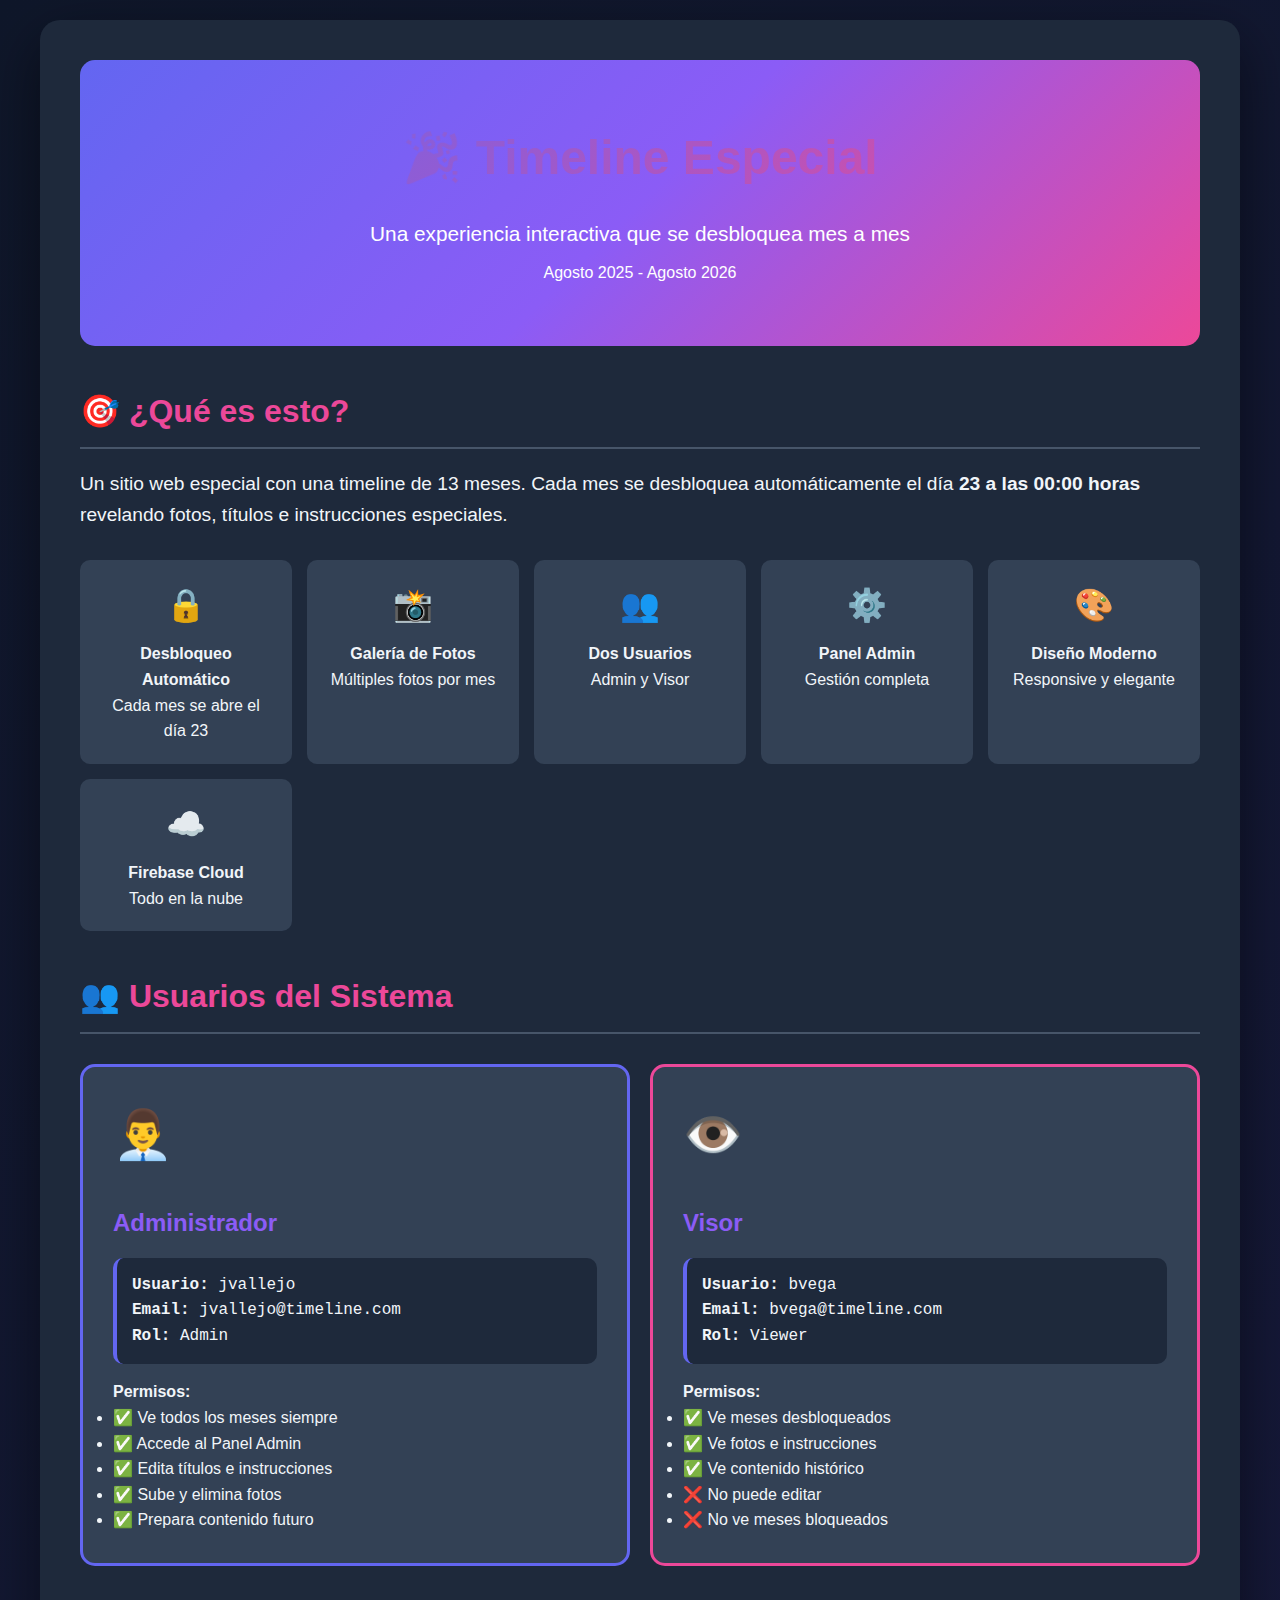
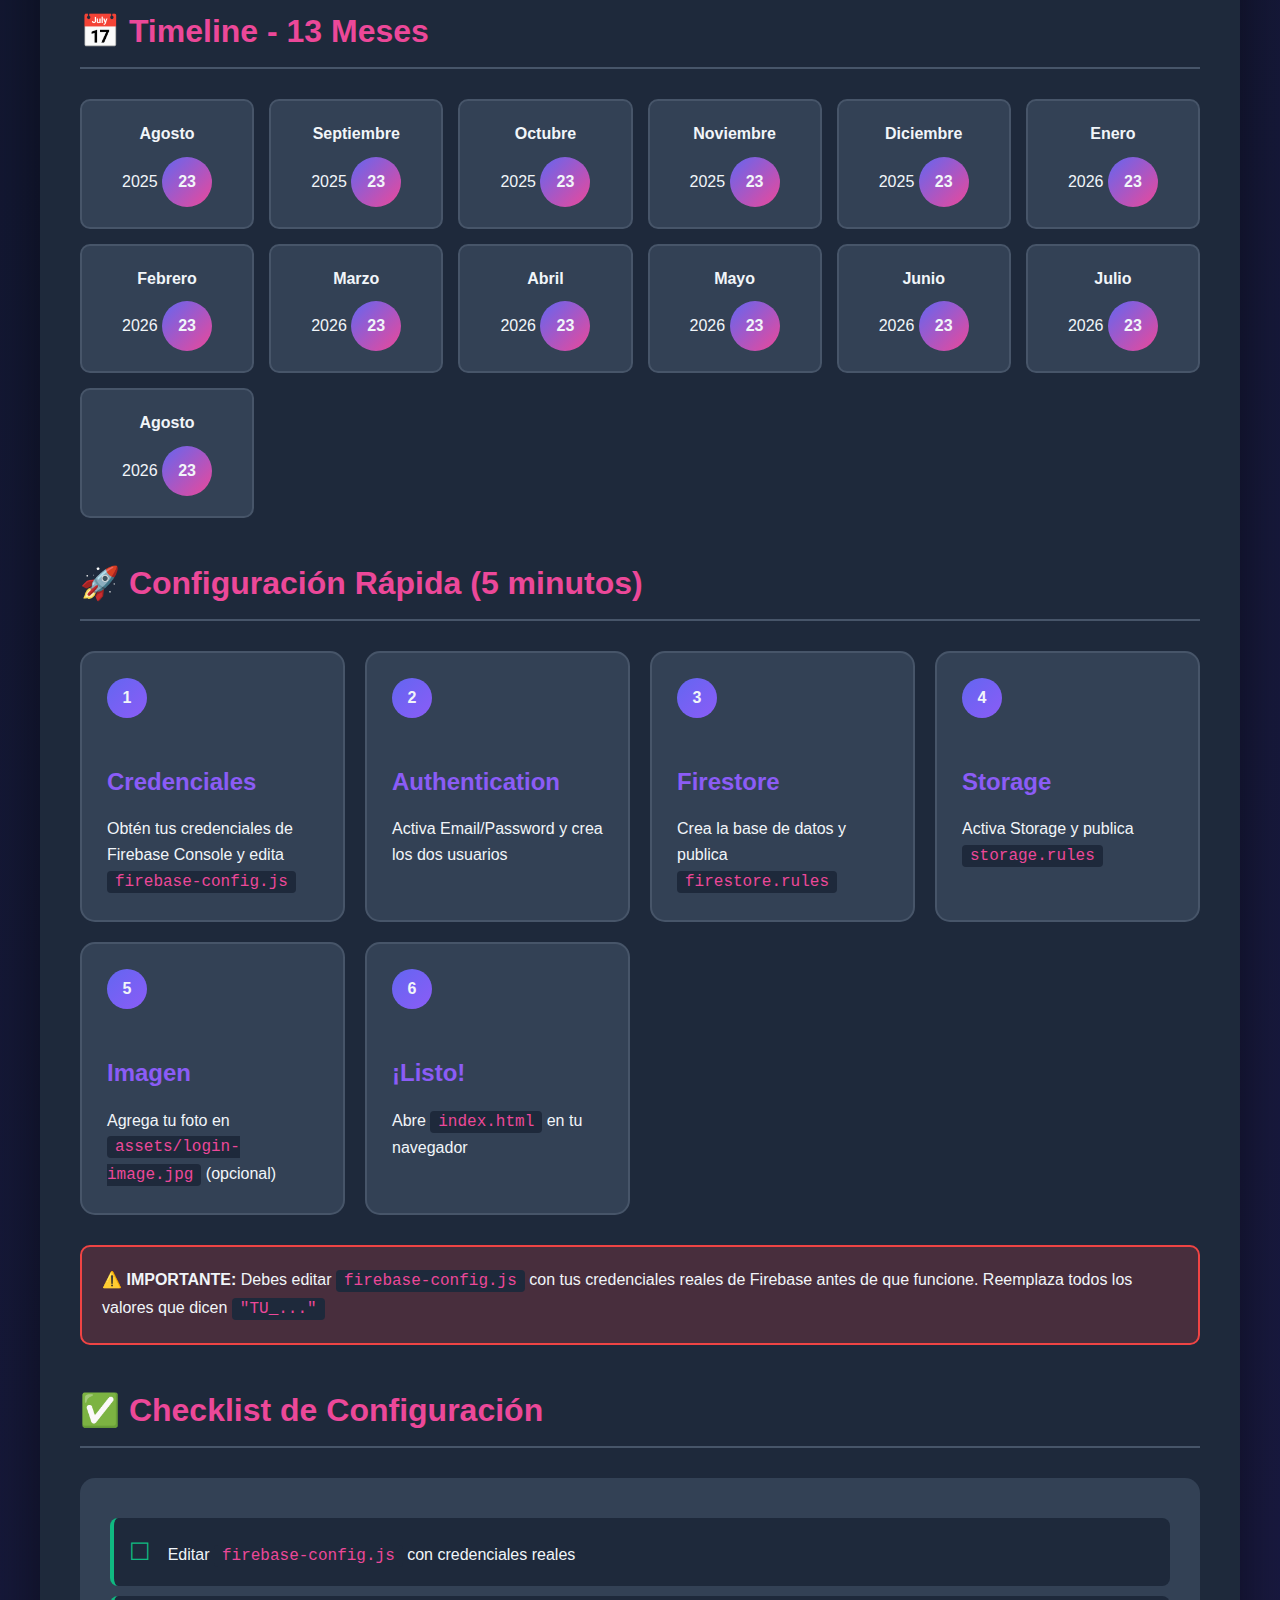
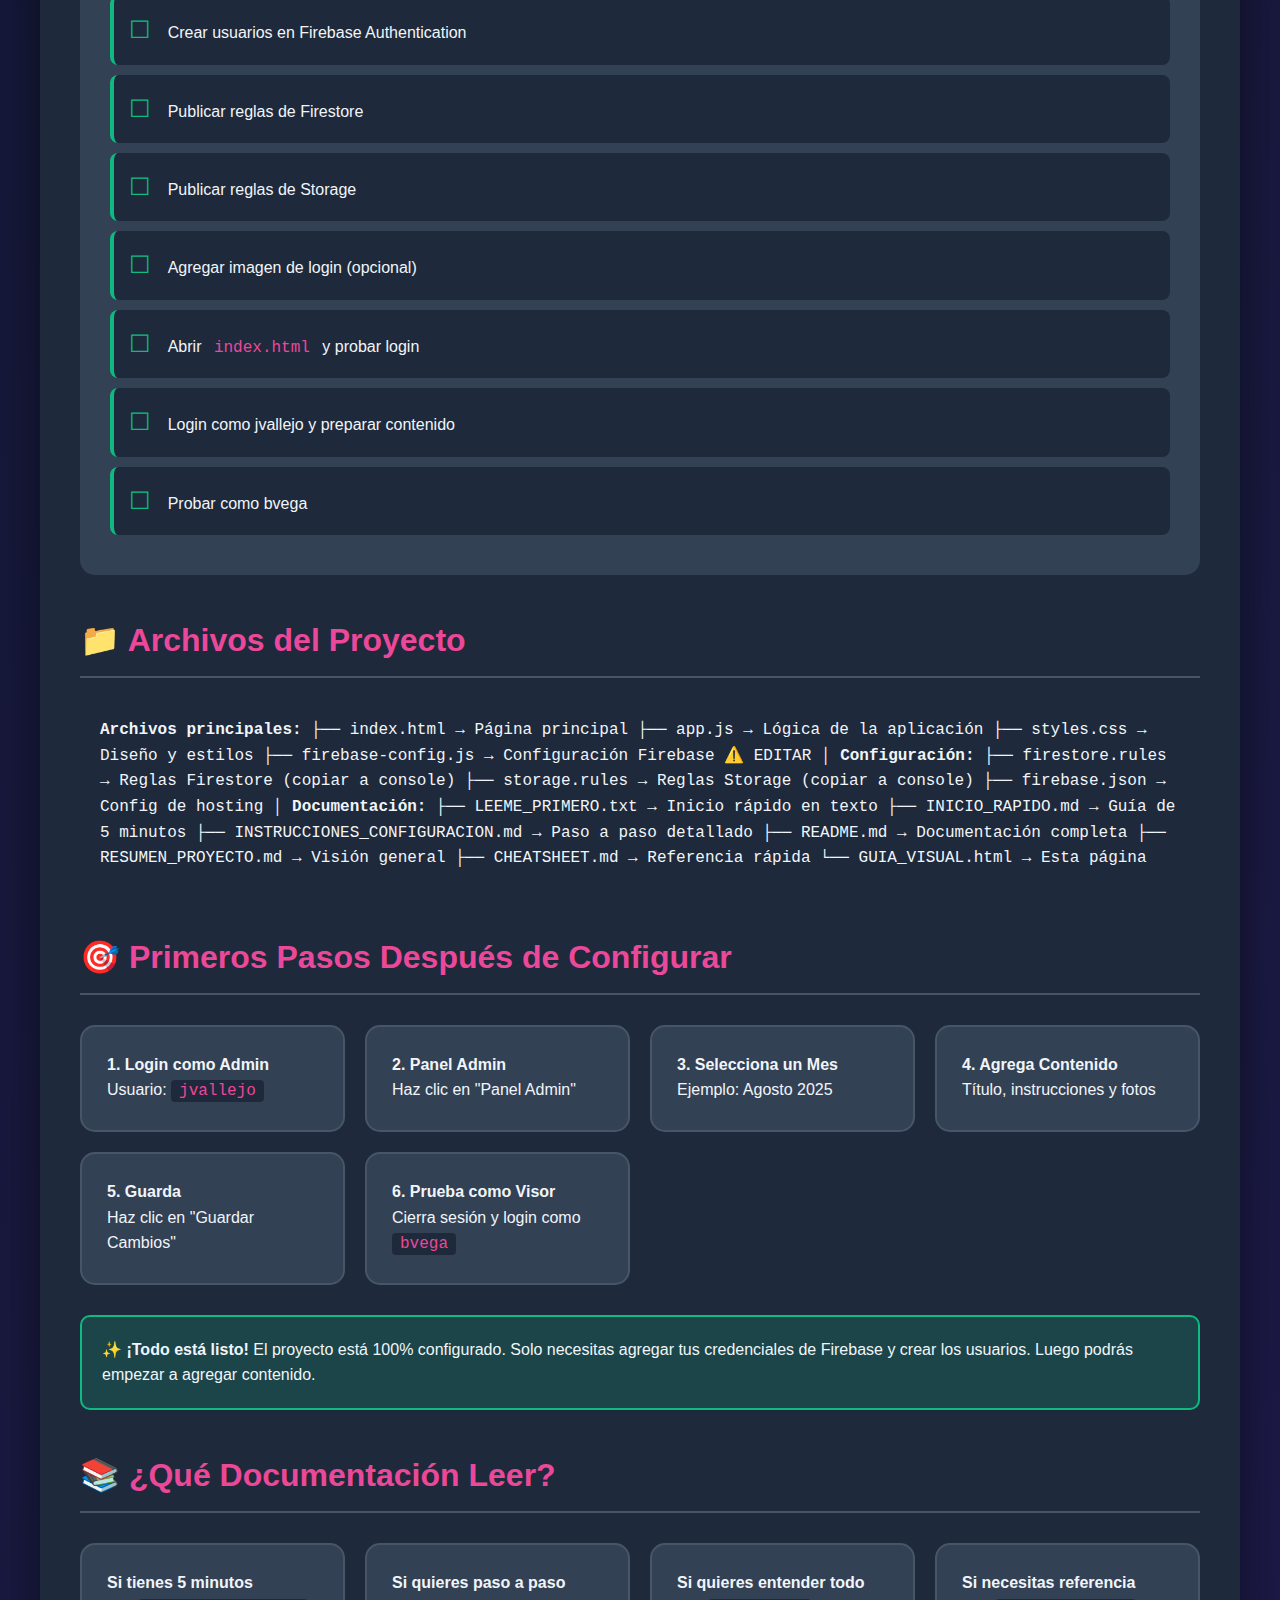
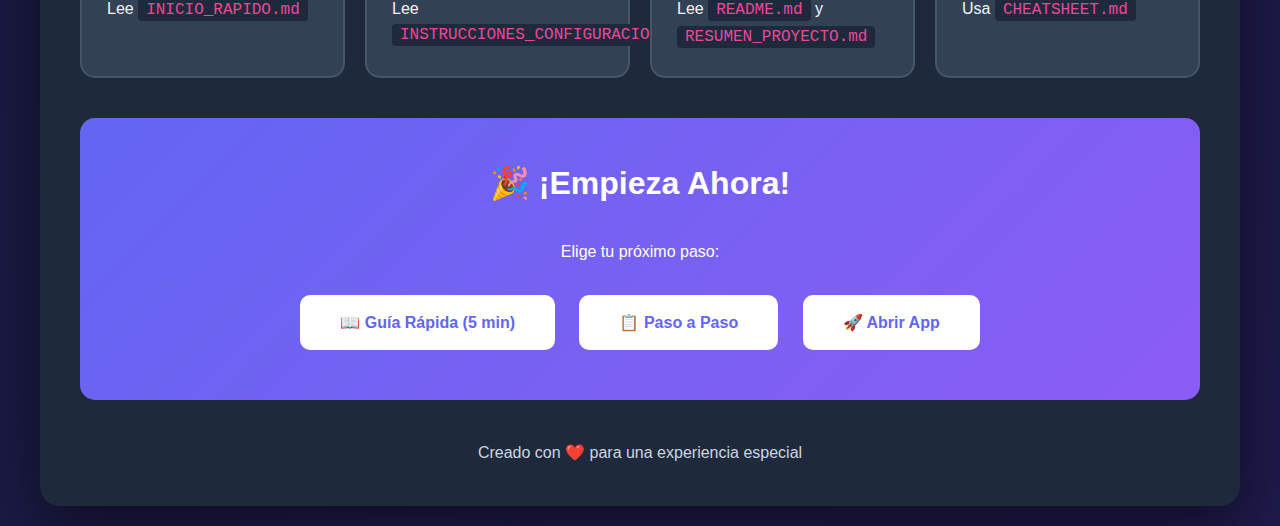
<file: GUIA_VISUAL.html>
<!DOCTYPE html>
<html lang="es">
<head>
    <meta charset="UTF-8">
    <meta name="viewport" content="width=device-width, initial-scale=1.0">
    <title>Guía Visual - Timeline Especial</title>
    <style>
        * {
            margin: 0;
            padding: 0;
            box-sizing: border-box;
        }
        
        body {
            font-family: 'Segoe UI', Tahoma, Geneva, Verdana, sans-serif;
            background: linear-gradient(135deg, #0f172a 0%, #1e1b4b 100%);
            color: #f1f5f9;
            padding: 20px;
            line-height: 1.6;
        }
        
        .container {
            max-width: 1200px;
            margin: 0 auto;
            background: #1e293b;
            border-radius: 20px;
            padding: 40px;
            box-shadow: 0 20px 60px rgba(0, 0, 0, 0.5);
        }
        
        h1 {
            background: linear-gradient(135deg, #6366f1, #ec4899);
            -webkit-background-clip: text;
            -webkit-text-fill-color: transparent;
            background-clip: text;
            font-size: 3rem;
            margin-bottom: 20px;
            text-align: center;
        }
        
        h2 {
            color: #ec4899;
            margin-top: 40px;
            margin-bottom: 20px;
            font-size: 2rem;
            border-bottom: 2px solid #475569;
            padding-bottom: 10px;
        }
        
        h3 {
            color: #8b5cf6;
            margin-top: 30px;
            margin-bottom: 15px;
            font-size: 1.5rem;
        }
        
        .hero {
            text-align: center;
            padding: 60px 20px;
            background: linear-gradient(135deg, #6366f1, #8b5cf6, #ec4899);
            border-radius: 15px;
            margin-bottom: 40px;
        }
        
        .hero p {
            font-size: 1.3rem;
            color: white;
            margin-top: 20px;
        }
        
        .steps {
            display: grid;
            grid-template-columns: repeat(auto-fit, minmax(250px, 1fr));
            gap: 20px;
            margin: 30px 0;
        }
        
        .step {
            background: #334155;
            padding: 25px;
            border-radius: 15px;
            border: 2px solid #475569;
            transition: all 0.3s ease;
        }
        
        .step:hover {
            border-color: #6366f1;
            transform: translateY(-5px);
        }
        
        .step-number {
            display: inline-block;
            width: 40px;
            height: 40px;
            background: linear-gradient(135deg, #6366f1, #8b5cf6);
            border-radius: 50%;
            text-align: center;
            line-height: 40px;
            font-weight: bold;
            margin-bottom: 15px;
        }
        
        .users {
            display: grid;
            grid-template-columns: repeat(auto-fit, minmax(300px, 1fr));
            gap: 20px;
            margin: 30px 0;
        }
        
        .user-card {
            background: #334155;
            padding: 30px;
            border-radius: 15px;
            border: 3px solid;
        }
        
        .user-card.admin {
            border-color: #6366f1;
        }
        
        .user-card.viewer {
            border-color: #ec4899;
        }
        
        .user-icon {
            font-size: 3rem;
            margin-bottom: 15px;
        }
        
        .credentials {
            background: #1e293b;
            padding: 15px;
            border-radius: 10px;
            margin: 15px 0;
            font-family: 'Courier New', monospace;
            border-left: 4px solid #6366f1;
        }
        
        .timeline-preview {
            display: grid;
            grid-template-columns: repeat(auto-fit, minmax(150px, 1fr));
            gap: 15px;
            margin: 30px 0;
        }
        
        .month-box {
            background: #334155;
            padding: 20px;
            border-radius: 10px;
            text-align: center;
            border: 2px solid #475569;
        }
        
        .month-box .day {
            display: inline-block;
            width: 50px;
            height: 50px;
            background: linear-gradient(135deg, #6366f1, #ec4899);
            border-radius: 50%;
            line-height: 50px;
            font-weight: bold;
            margin-top: 10px;
        }
        
        .features {
            display: grid;
            grid-template-columns: repeat(auto-fit, minmax(200px, 1fr));
            gap: 15px;
            margin: 30px 0;
        }
        
        .feature {
            background: #334155;
            padding: 20px;
            border-radius: 10px;
            text-align: center;
        }
        
        .feature-icon {
            font-size: 2rem;
            margin-bottom: 10px;
        }
        
        .cta {
            background: linear-gradient(135deg, #6366f1, #8b5cf6);
            padding: 40px;
            border-radius: 15px;
            text-align: center;
            margin-top: 40px;
        }
        
        .cta h2 {
            color: white;
            border: none;
            margin: 0 0 20px 0;
        }
        
        .cta-button {
            display: inline-block;
            padding: 15px 40px;
            background: white;
            color: #6366f1;
            text-decoration: none;
            border-radius: 10px;
            font-weight: bold;
            margin: 10px;
            transition: transform 0.3s ease;
        }
        
        .cta-button:hover {
            transform: translateY(-3px);
        }
        
        .checklist {
            background: #334155;
            padding: 30px;
            border-radius: 15px;
            margin: 30px 0;
        }
        
        .checklist ul {
            list-style: none;
            padding-left: 0;
        }
        
        .checklist li {
            padding: 15px;
            margin: 10px 0;
            background: #1e293b;
            border-radius: 8px;
            border-left: 4px solid #10b981;
        }
        
        .checklist li::before {
            content: "☐ ";
            font-size: 1.5rem;
            margin-right: 10px;
            color: #10b981;
        }
        
        .warning {
            background: rgba(239, 68, 68, 0.2);
            border: 2px solid #ef4444;
            padding: 20px;
            border-radius: 10px;
            margin: 20px 0;
        }
        
        .success {
            background: rgba(16, 185, 129, 0.2);
            border: 2px solid #10b981;
            padding: 20px;
            border-radius: 10px;
            margin: 20px 0;
        }
        
        code {
            background: #1e293b;
            padding: 2px 8px;
            border-radius: 4px;
            color: #ec4899;
            font-family: 'Courier New', monospace;
        }
        
        .file-structure {
            background: #1e293b;
            padding: 20px;
            border-radius: 10px;
            font-family: 'Courier New', monospace;
            margin: 20px 0;
            overflow-x: auto;
        }
    </style>
</head>
<body>
    <div class="container">
        <div class="hero">
            <h1>🎉 Timeline Especial</h1>
            <p>Una experiencia interactiva que se desbloquea mes a mes</p>
            <p style="font-size: 1rem; margin-top: 10px;">Agosto 2025 - Agosto 2026</p>
        </div>

        <h2>🎯 ¿Qué es esto?</h2>
        <p style="font-size: 1.2rem; margin: 20px 0;">
            Un sitio web especial con una timeline de 13 meses. Cada mes se desbloquea automáticamente 
            el día <strong>23 a las 00:00 horas</strong> revelando fotos, títulos e instrucciones especiales.
        </p>

        <div class="features">
            <div class="feature">
                <div class="feature-icon">🔒</div>
                <h4>Desbloqueo Automático</h4>
                <p>Cada mes se abre el día 23</p>
            </div>
            <div class="feature">
                <div class="feature-icon">📸</div>
                <h4>Galería de Fotos</h4>
                <p>Múltiples fotos por mes</p>
            </div>
            <div class="feature">
                <div class="feature-icon">👥</div>
                <h4>Dos Usuarios</h4>
                <p>Admin y Visor</p>
            </div>
            <div class="feature">
                <div class="feature-icon">⚙️</div>
                <h4>Panel Admin</h4>
                <p>Gestión completa</p>
            </div>
            <div class="feature">
                <div class="feature-icon">🎨</div>
                <h4>Diseño Moderno</h4>
                <p>Responsive y elegante</p>
            </div>
            <div class="feature">
                <div class="feature-icon">☁️</div>
                <h4>Firebase Cloud</h4>
                <p>Todo en la nube</p>
            </div>
        </div>

        <h2>👥 Usuarios del Sistema</h2>
        
        <div class="users">
            <div class="user-card admin">
                <div class="user-icon">👨‍💼</div>
                <h3>Administrador</h3>
                <div class="credentials">
                    <strong>Usuario:</strong> jvallejo<br>
                    <strong>Email:</strong> jvallejo@timeline.com<br>
                    <strong>Rol:</strong> Admin
                </div>
                <h4>Permisos:</h4>
                <ul>
                    <li>✅ Ve todos los meses siempre</li>
                    <li>✅ Accede al Panel Admin</li>
                    <li>✅ Edita títulos e instrucciones</li>
                    <li>✅ Sube y elimina fotos</li>
                    <li>✅ Prepara contenido futuro</li>
                </ul>
            </div>

            <div class="user-card viewer">
                <div class="user-icon">👁️</div>
                <h3>Visor</h3>
                <div class="credentials">
                    <strong>Usuario:</strong> bvega<br>
                    <strong>Email:</strong> bvega@timeline.com<br>
                    <strong>Rol:</strong> Viewer
                </div>
                <h4>Permisos:</h4>
                <ul>
                    <li>✅ Ve meses desbloqueados</li>
                    <li>✅ Ve fotos e instrucciones</li>
                    <li>✅ Ve contenido histórico</li>
                    <li>❌ No puede editar</li>
                    <li>❌ No ve meses bloqueados</li>
                </ul>
            </div>
        </div>

        <h2>📅 Timeline - 13 Meses</h2>
        
        <div class="timeline-preview">
            <div class="month-box">
                <strong>Agosto</strong><br>2025
                <div class="day">23</div>
            </div>
            <div class="month-box">
                <strong>Septiembre</strong><br>2025
                <div class="day">23</div>
            </div>
            <div class="month-box">
                <strong>Octubre</strong><br>2025
                <div class="day">23</div>
            </div>
            <div class="month-box">
                <strong>Noviembre</strong><br>2025
                <div class="day">23</div>
            </div>
            <div class="month-box">
                <strong>Diciembre</strong><br>2025
                <div class="day">23</div>
            </div>
            <div class="month-box">
                <strong>Enero</strong><br>2026
                <div class="day">23</div>
            </div>
            <div class="month-box">
                <strong>Febrero</strong><br>2026
                <div class="day">23</div>
            </div>
            <div class="month-box">
                <strong>Marzo</strong><br>2026
                <div class="day">23</div>
            </div>
            <div class="month-box">
                <strong>Abril</strong><br>2026
                <div class="day">23</div>
            </div>
            <div class="month-box">
                <strong>Mayo</strong><br>2026
                <div class="day">23</div>
            </div>
            <div class="month-box">
                <strong>Junio</strong><br>2026
                <div class="day">23</div>
            </div>
            <div class="month-box">
                <strong>Julio</strong><br>2026
                <div class="day">23</div>
            </div>
            <div class="month-box">
                <strong>Agosto</strong><br>2026
                <div class="day">23</div>
            </div>
        </div>

        <h2>🚀 Configuración Rápida (5 minutos)</h2>
        
        <div class="steps">
            <div class="step">
                <div class="step-number">1</div>
                <h3>Credenciales</h3>
                <p>Obtén tus credenciales de Firebase Console y edita <code>firebase-config.js</code></p>
            </div>
            <div class="step">
                <div class="step-number">2</div>
                <h3>Authentication</h3>
                <p>Activa Email/Password y crea los dos usuarios</p>
            </div>
            <div class="step">
                <div class="step-number">3</div>
                <h3>Firestore</h3>
                <p>Crea la base de datos y publica <code>firestore.rules</code></p>
            </div>
            <div class="step">
                <div class="step-number">4</div>
                <h3>Storage</h3>
                <p>Activa Storage y publica <code>storage.rules</code></p>
            </div>
            <div class="step">
                <div class="step-number">5</div>
                <h3>Imagen</h3>
                <p>Agrega tu foto en <code>assets/login-image.jpg</code> (opcional)</p>
            </div>
            <div class="step">
                <div class="step-number">6</div>
                <h3>¡Listo!</h3>
                <p>Abre <code>index.html</code> en tu navegador</p>
            </div>
        </div>

        <div class="warning">
            <strong>⚠️ IMPORTANTE:</strong> Debes editar <code>firebase-config.js</code> con tus credenciales reales 
            de Firebase antes de que funcione. Reemplaza todos los valores que dicen <code>"TU_..."</code>
        </div>

        <h2>✅ Checklist de Configuración</h2>
        
        <div class="checklist">
            <ul>
                <li>Editar <code>firebase-config.js</code> con credenciales reales</li>
                <li>Crear usuarios en Firebase Authentication</li>
                <li>Publicar reglas de Firestore</li>
                <li>Publicar reglas de Storage</li>
                <li>Agregar imagen de login (opcional)</li>
                <li>Abrir <code>index.html</code> y probar login</li>
                <li>Login como jvallejo y preparar contenido</li>
                <li>Probar como bvega</li>
            </ul>
        </div>

        <h2>📁 Archivos del Proyecto</h2>
        
        <div class="file-structure">
<strong>Archivos principales:</strong>
├── index.html              → Página principal
├── app.js                  → Lógica de la aplicación
├── styles.css              → Diseño y estilos
├── firebase-config.js      → Configuración Firebase ⚠️ EDITAR
│
<strong>Configuración:</strong>
├── firestore.rules         → Reglas Firestore (copiar a console)
├── storage.rules           → Reglas Storage (copiar a console)
├── firebase.json           → Config de hosting
│
<strong>Documentación:</strong>
├── LEEME_PRIMERO.txt       → Inicio rápido en texto
├── INICIO_RAPIDO.md        → Guía de 5 minutos
├── INSTRUCCIONES_CONFIGURACION.md → Paso a paso detallado
├── README.md               → Documentación completa
├── RESUMEN_PROYECTO.md     → Visión general
├── CHEATSHEET.md           → Referencia rápida
└── GUIA_VISUAL.html        → Esta página
        </div>

        <h2>🎯 Primeros Pasos Después de Configurar</h2>
        
        <div class="steps">
            <div class="step">
                <h4>1. Login como Admin</h4>
                <p>Usuario: <code>jvallejo</code></p>
            </div>
            <div class="step">
                <h4>2. Panel Admin</h4>
                <p>Haz clic en "Panel Admin"</p>
            </div>
            <div class="step">
                <h4>3. Selecciona un Mes</h4>
                <p>Ejemplo: Agosto 2025</p>
            </div>
            <div class="step">
                <h4>4. Agrega Contenido</h4>
                <p>Título, instrucciones y fotos</p>
            </div>
            <div class="step">
                <h4>5. Guarda</h4>
                <p>Haz clic en "Guardar Cambios"</p>
            </div>
            <div class="step">
                <h4>6. Prueba como Visor</h4>
                <p>Cierra sesión y login como <code>bvega</code></p>
            </div>
        </div>

        <div class="success">
            <strong>✨ ¡Todo está listo!</strong> El proyecto está 100% configurado. Solo necesitas agregar 
            tus credenciales de Firebase y crear los usuarios. Luego podrás empezar a agregar contenido.
        </div>

        <h2>📚 ¿Qué Documentación Leer?</h2>
        
        <div class="steps">
            <div class="step">
                <h4>Si tienes 5 minutos</h4>
                <p>Lee <code>INICIO_RAPIDO.md</code></p>
            </div>
            <div class="step">
                <h4>Si quieres paso a paso</h4>
                <p>Lee <code>INSTRUCCIONES_CONFIGURACION.md</code></p>
            </div>
            <div class="step">
                <h4>Si quieres entender todo</h4>
                <p>Lee <code>README.md</code> y <code>RESUMEN_PROYECTO.md</code></p>
            </div>
            <div class="step">
                <h4>Si necesitas referencia</h4>
                <p>Usa <code>CHEATSHEET.md</code></p>
            </div>
        </div>

        <div class="cta">
            <h2>🎉 ¡Empieza Ahora!</h2>
            <p style="color: white; margin-bottom: 20px;">Elige tu próximo paso:</p>
            <a href="INICIO_RAPIDO.md" class="cta-button">📖 Guía Rápida (5 min)</a>
            <a href="INSTRUCCIONES_CONFIGURACION.md" class="cta-button">📋 Paso a Paso</a>
            <a href="index.html" class="cta-button">🚀 Abrir App</a>
        </div>

        <p style="text-align: center; margin-top: 40px; color: #cbd5e1;">
            Creado con ❤️ para una experiencia especial
        </p>
    </div>
</body>
</html>
</file>
